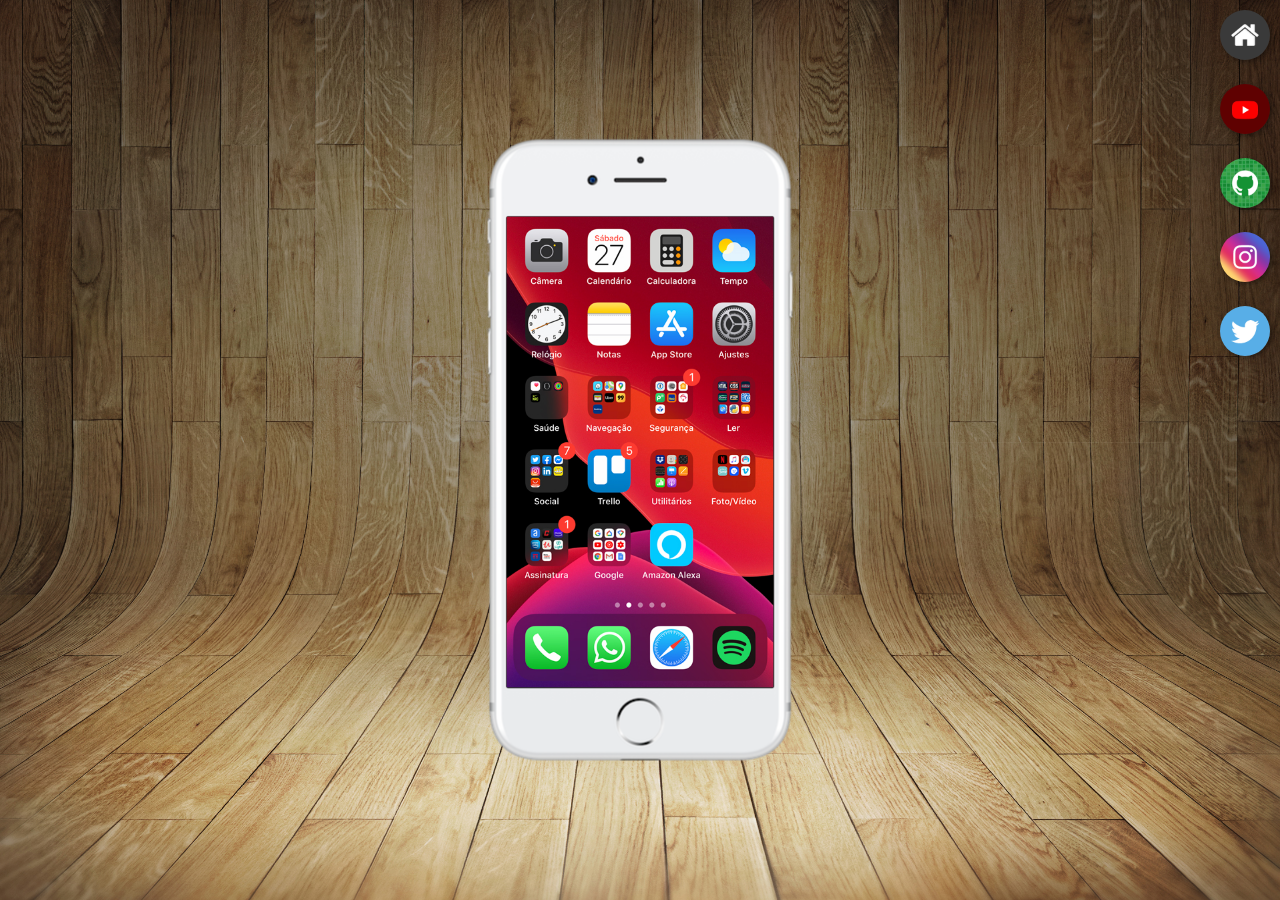
<file: index.html>
<!DOCTYPE html>
<html lang="pt-br">
<head>
    <meta charset="UTF-8">
    <meta name="viewport" content="width=device-width, initial-scale=1.0">
    <title>Projeto redes sociais</title>
    <link rel="stylesheet" href="estilos/style.css">
    <link rel="shortcut icon" href="cellicon.ico" type="image/x-icon">
</head>
<body>
    <main>
        <section id="telefone">
            <iframe src="home.html" name="tela" id="tela" frameborder="0">
                Seu Navegador não é compatível...
            </iframe>
        </section>
        <section id="redes-sociais">
            <a href="#" target="tela"><img src="imagens/logo-home.jpg" alt="home"></a><br>
            <a href="youtube.html" target="tela"><img src="imagens/logo-youtube.jpg" alt="Youtube"></a><br>
            <a href="github.html" target="tela"><img src="imagens/logo-github.jpg" alt="Github"></a><br>
            <a href="" target="tela"><img src="imagens/logo-instagram.jpg" alt="Instagram"></a><br>
            <a href="#" target="tela"><img src="imagens/logo-twitter.jpg" alt="Twitter"></a>
            <a href="imagens/logo-facebook.jpg" alt="Facebook"></a>
        </section>
    </main>
</body>
</html>
</file>
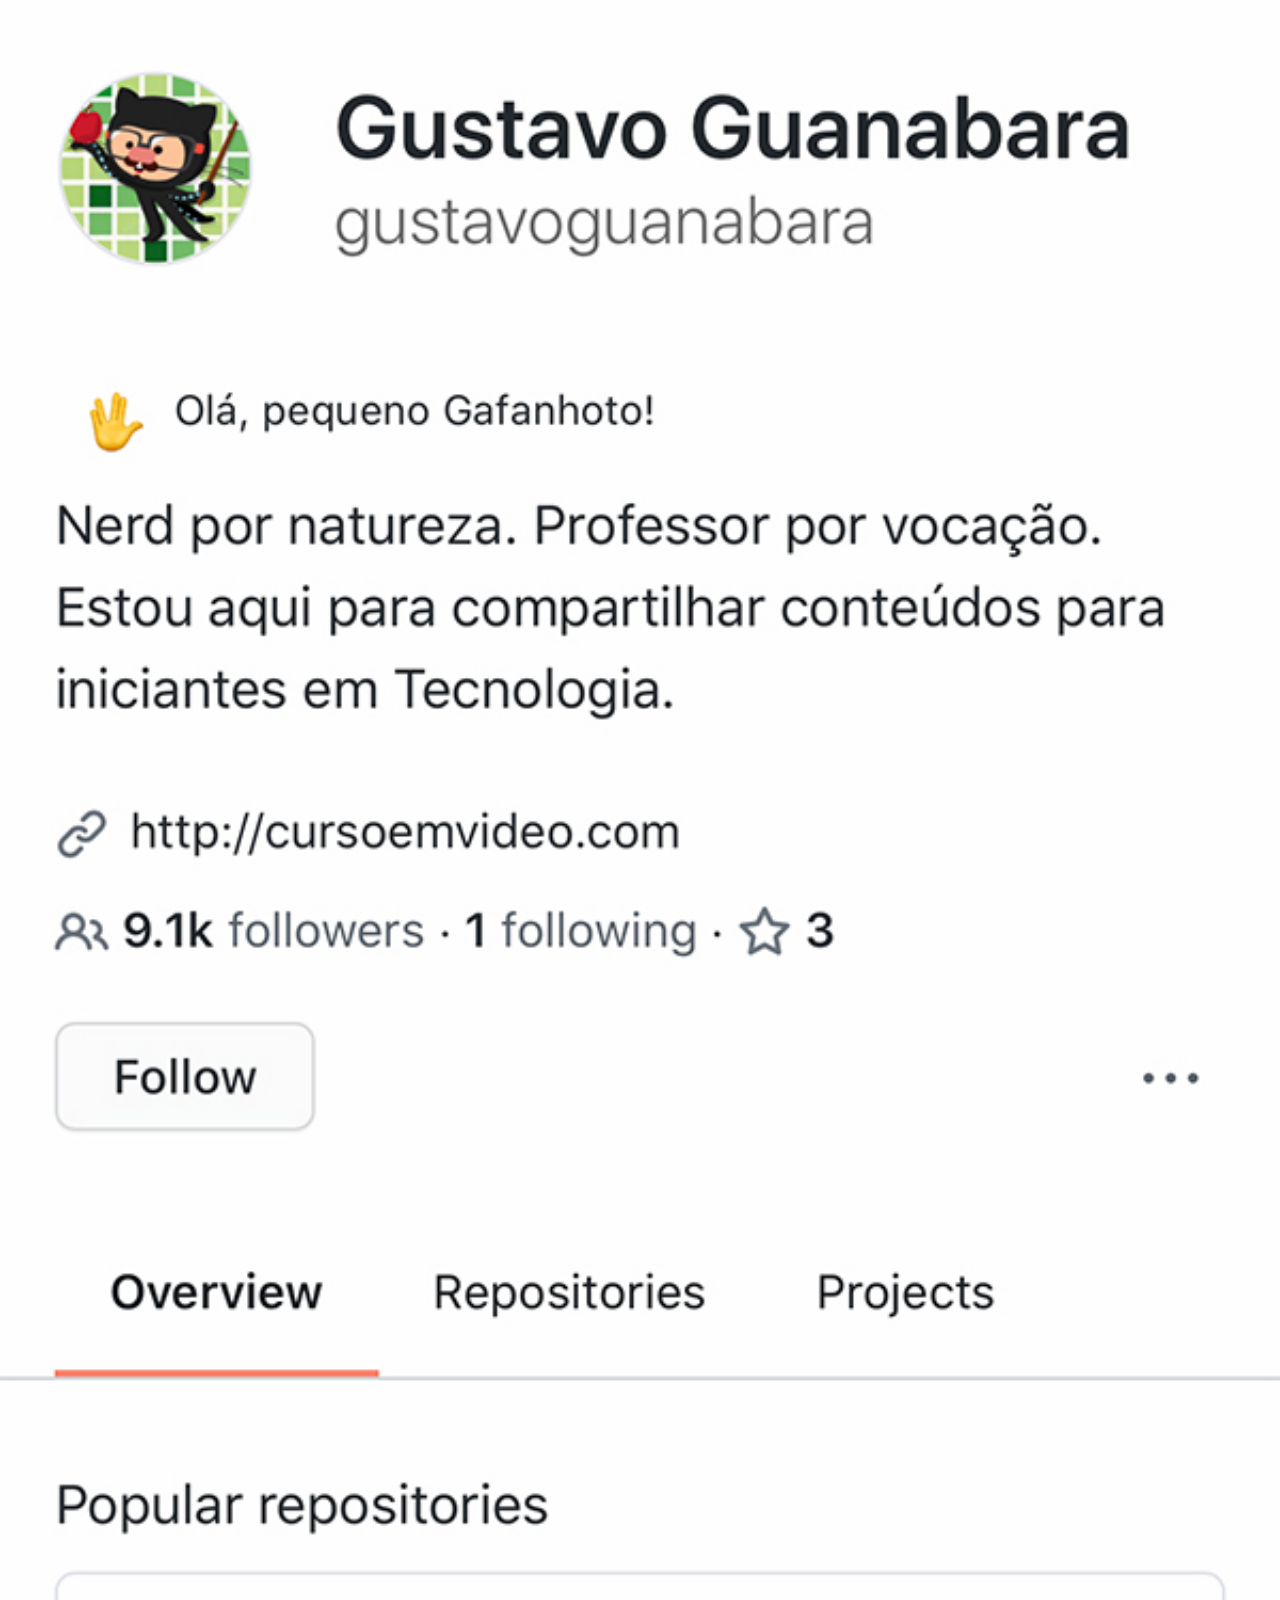
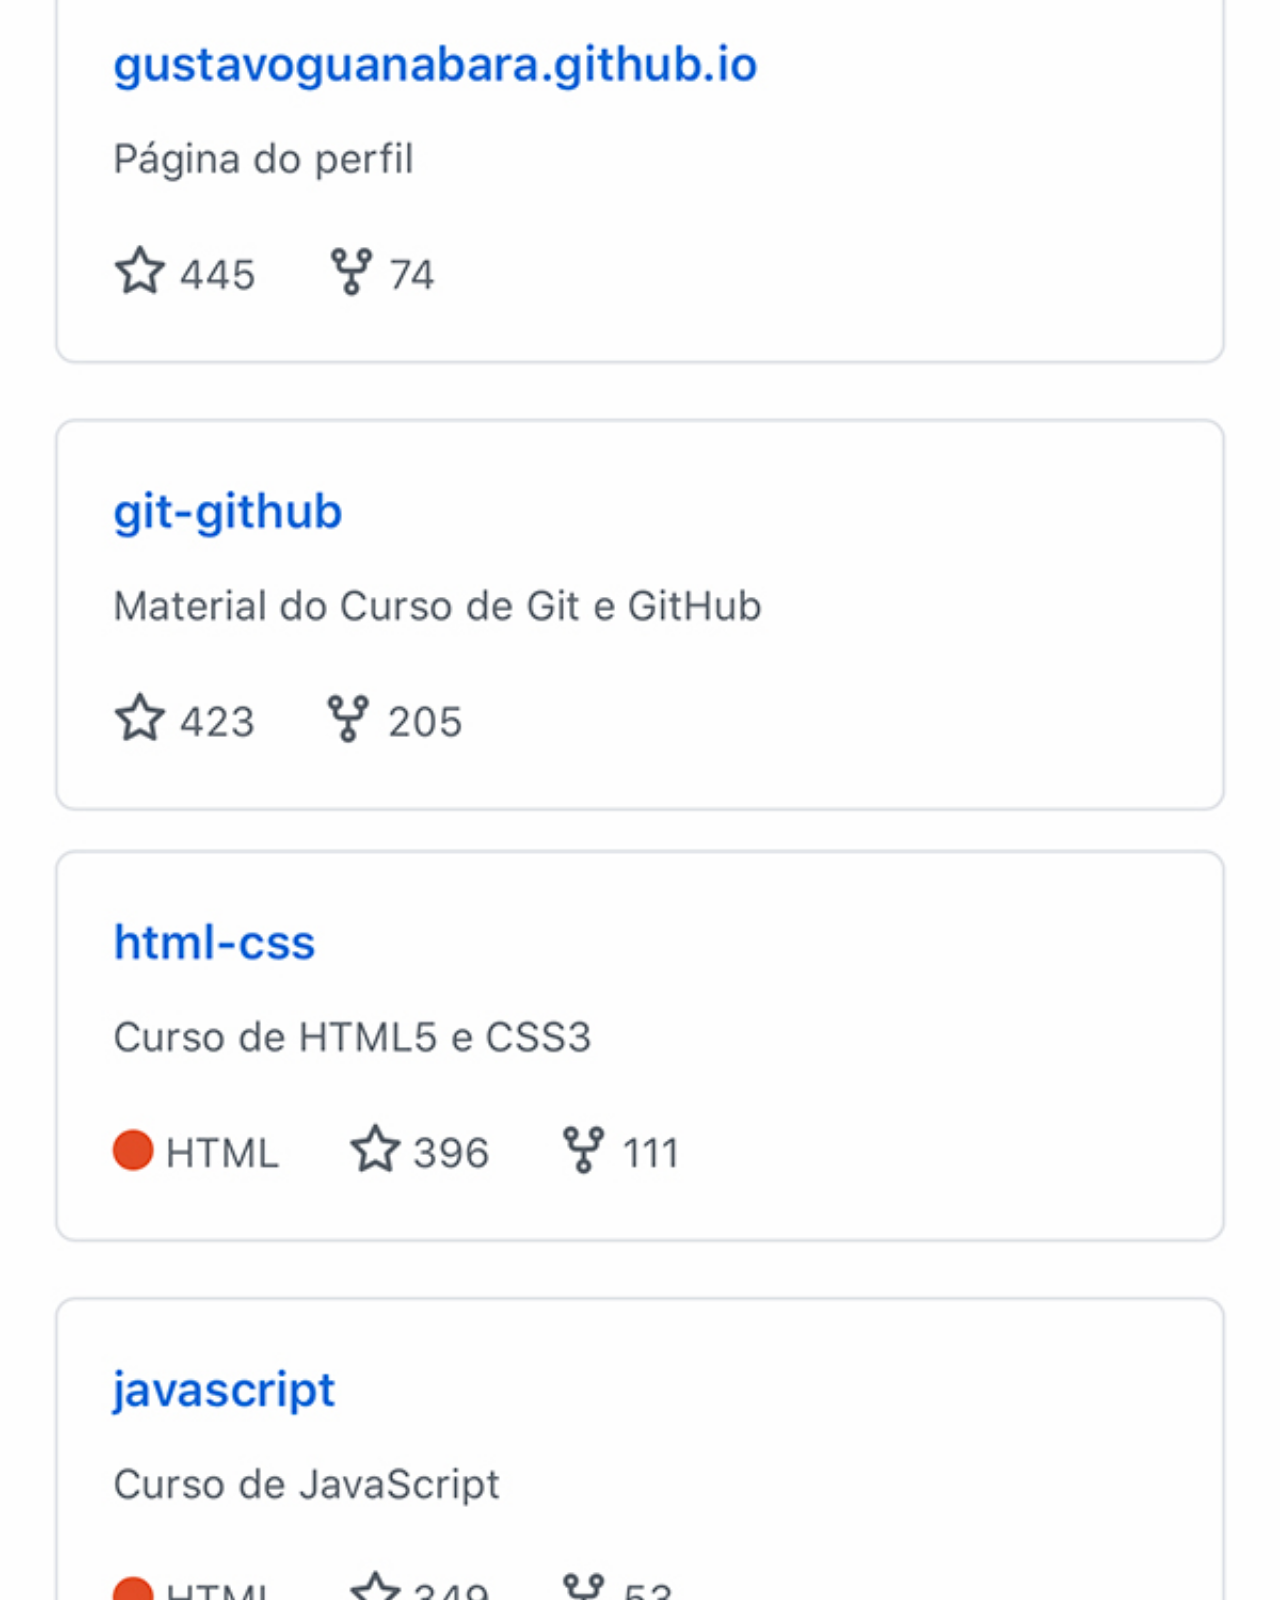
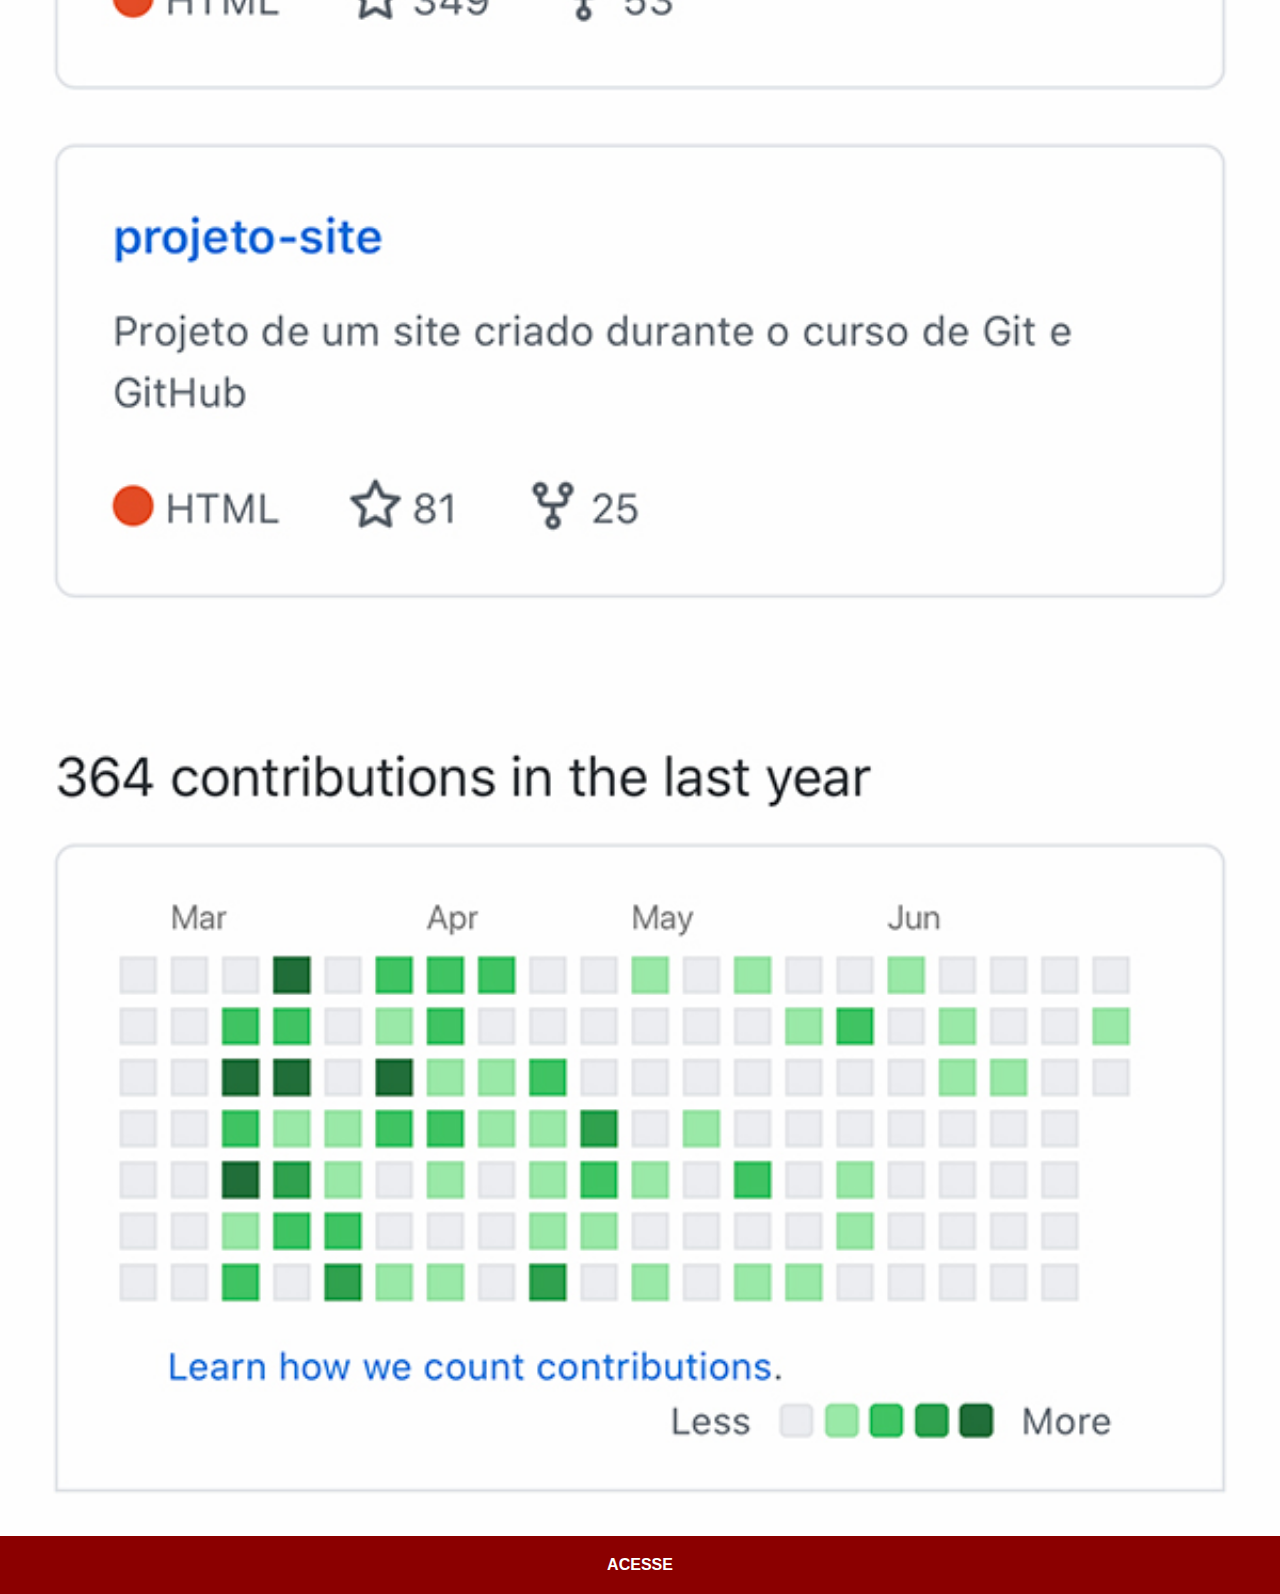
<file: github.html>
<!DOCTYPE html>
<html lang="pt-br">
<head>
    <meta charset="UTF-8">
    <meta name="viewport" content="width=device-width, initial-scale=1.0">
    <title>Github</title>
    <link rel="stylesheet" href="estilos/social.css">
</head>
<body>
    <img src="imagens/tela-github.jpg" alt="Github">
    <a href="https://github.com/gustavoguanabara">ACESSE</a>
</body>
</html>
</file>
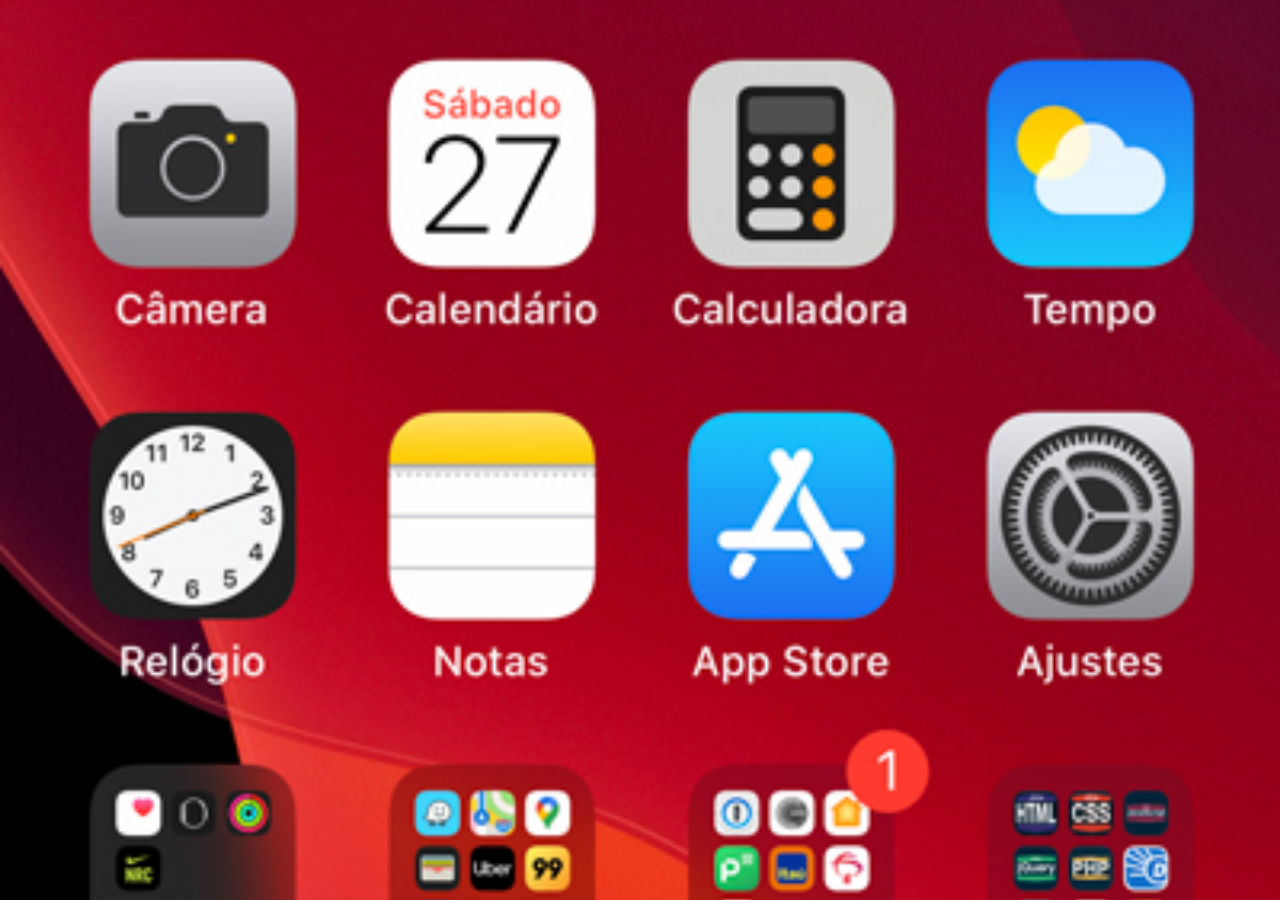
<file: home.html>
<!DOCTYPE html>
<html lang="pt-br">
<head>
    <meta charset="UTF-8">
    <meta name="viewport" content="width=device-width, initial-scale=1.0">
    <title>Home</title>
</head>
<style>
    *{
        margin: 0px;
        padding: 0px;
    }
    body{
        width: 100vw;
        height: 100vh;
        background: black url("imagens/tela-home.jpg") no-repeat top center;
        background-size: cover;
    }
</style>
<body>
    
</body>
</html>
</file>
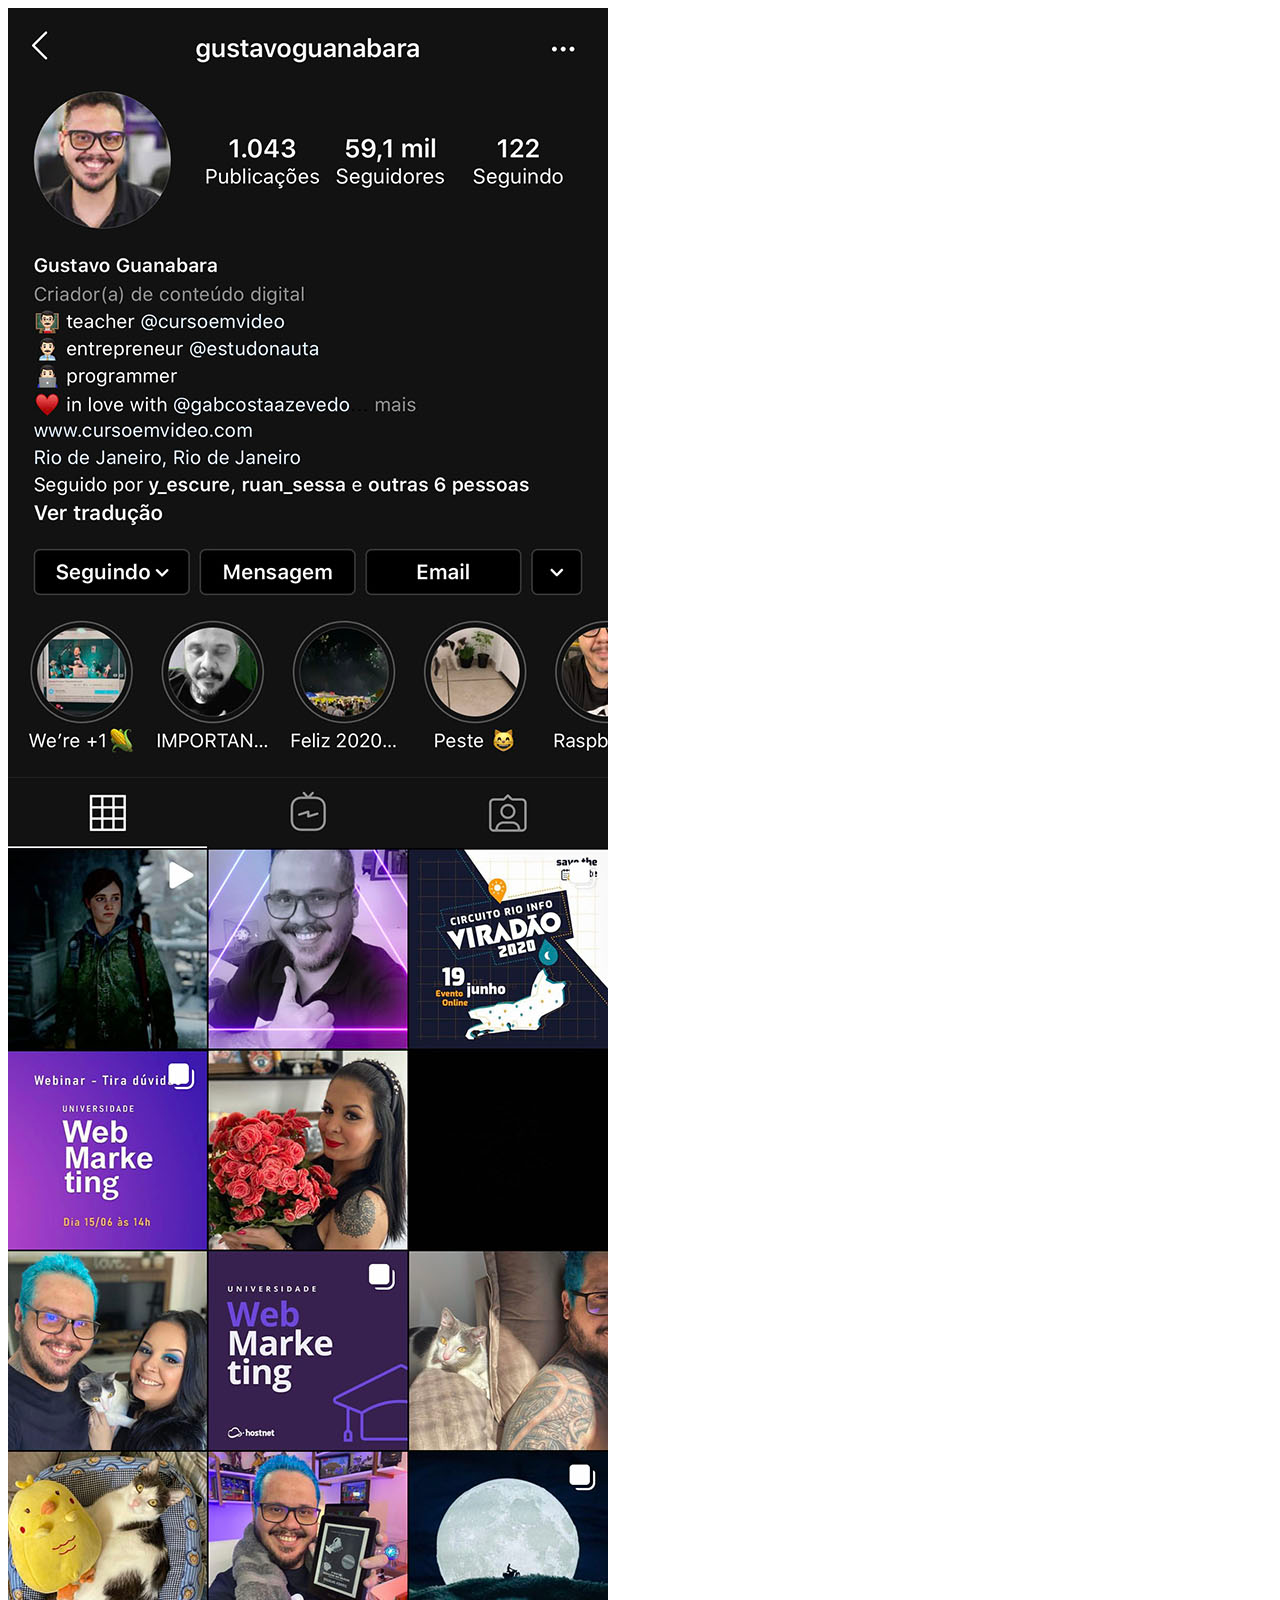
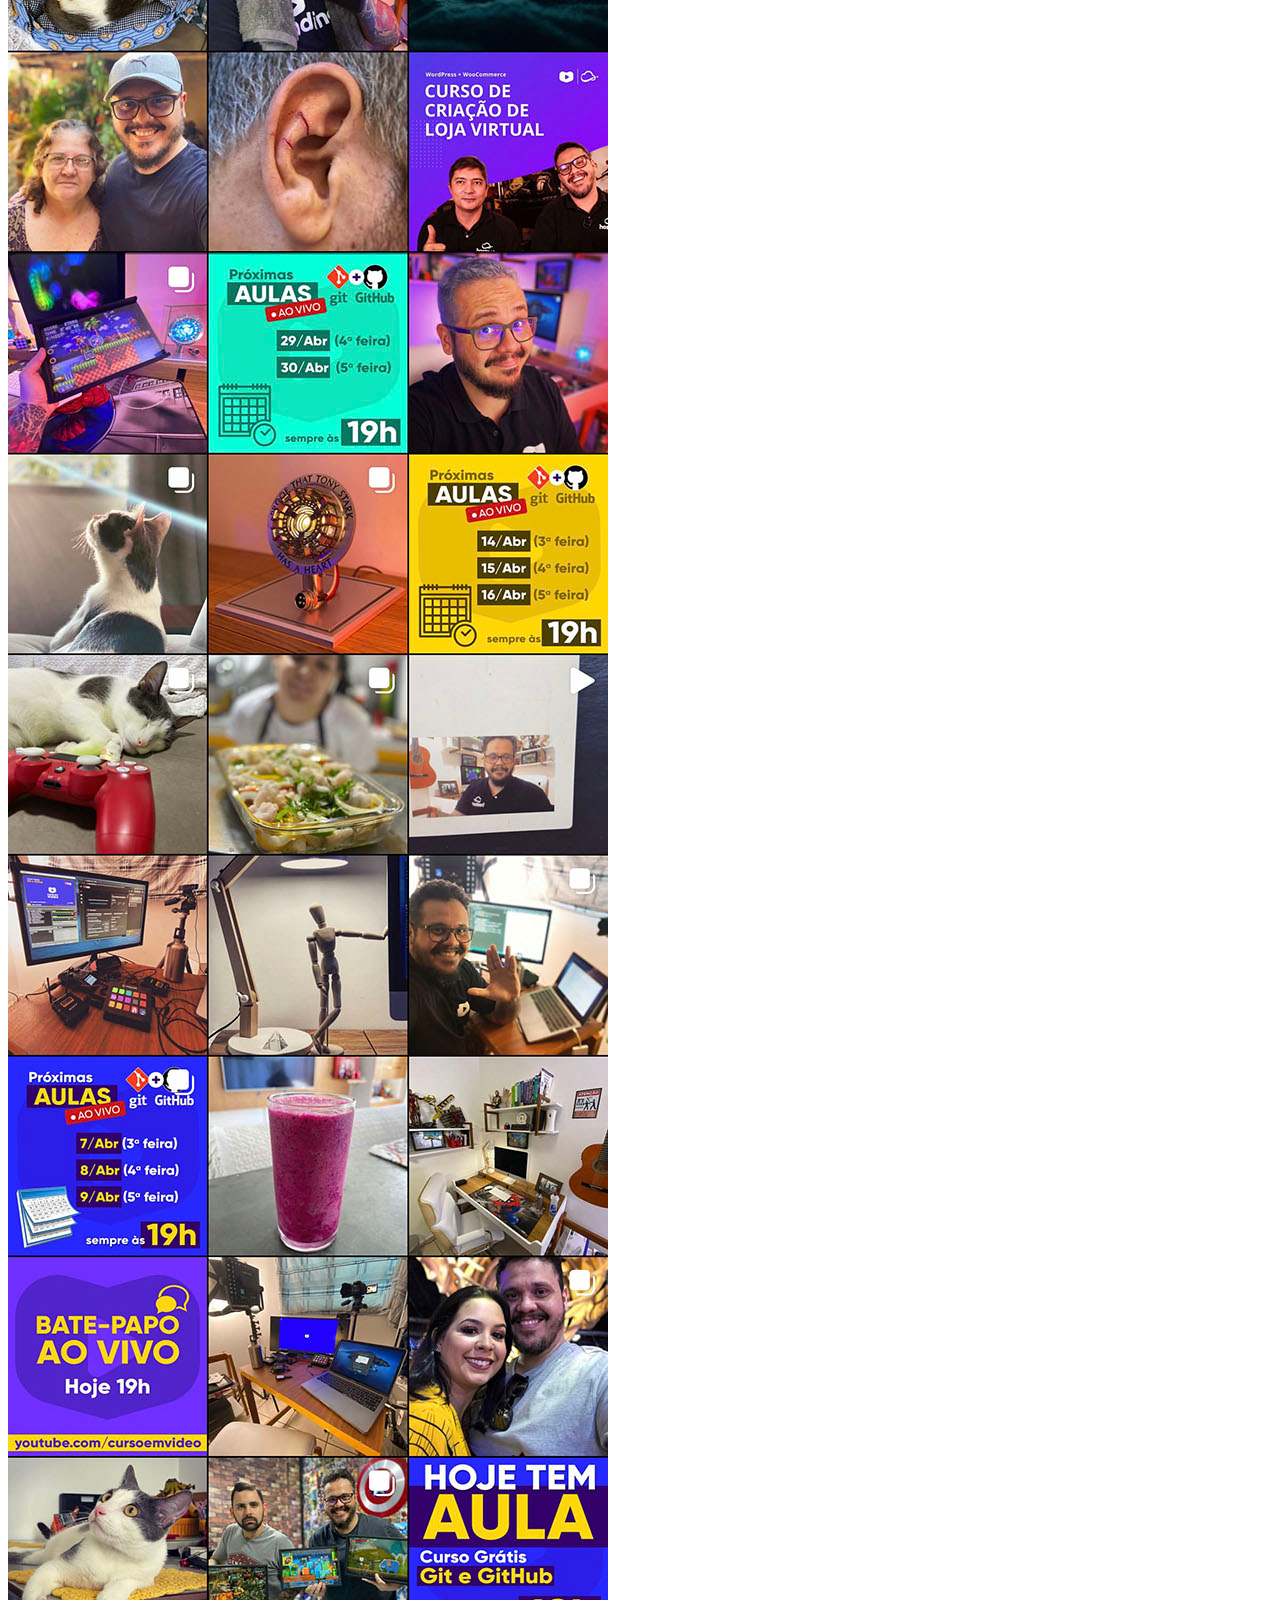
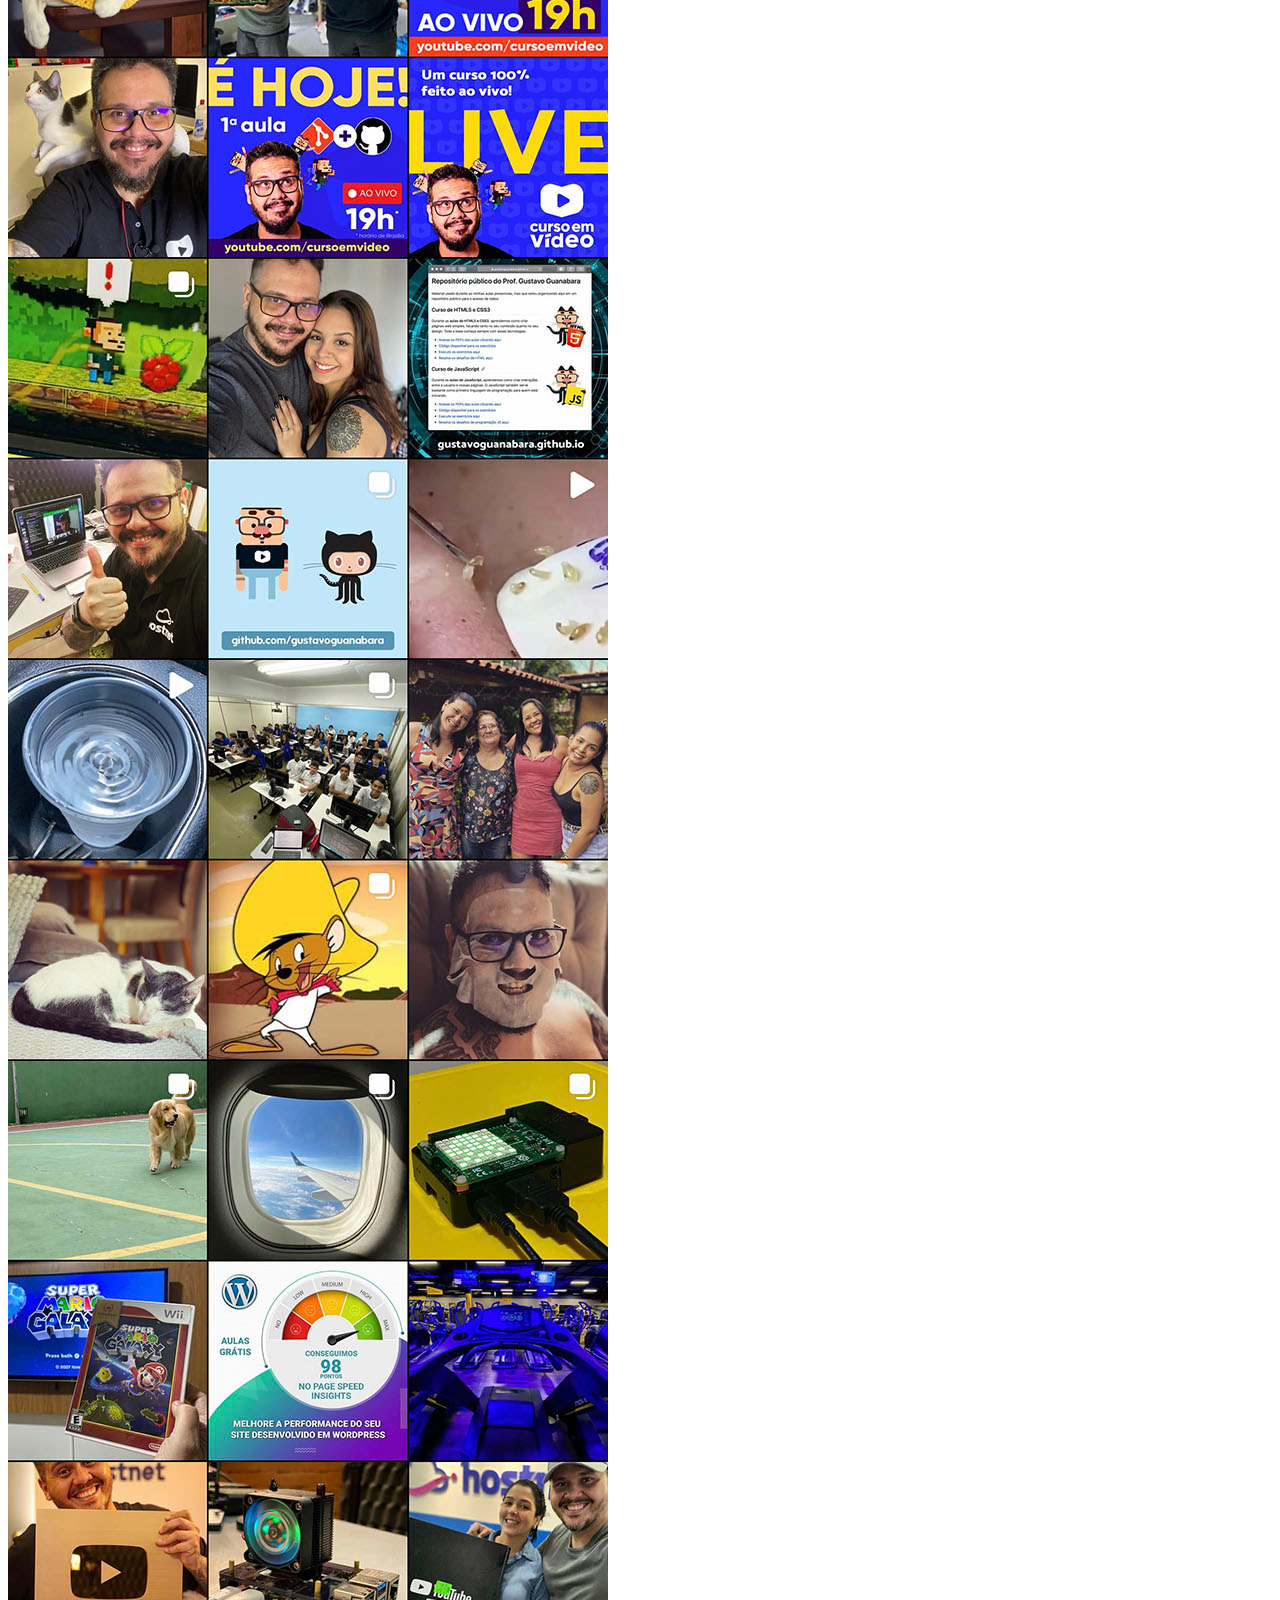
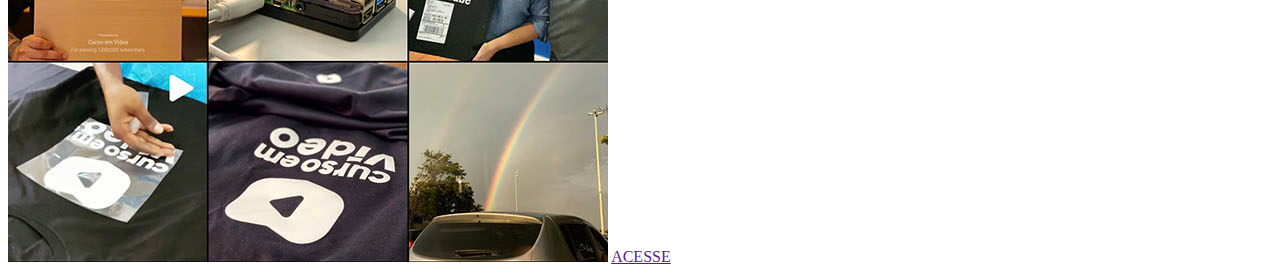
<file: instagram.html>
<!DOCTYPE html>
<html lang="pt-br">
<head>
    <meta charset="UTF-8">
    <meta name="viewport" content="width=device-width, initial-scale=1.0">
    <title>Instagram</title>
    <link rel="stylesheet" href="imagens/tela-instagram.jpg">
</head>
<body>
    <img src="imagens/tela-instagram.jpg" alt="Instagram">
    <a href="">ACESSE</a>
</body>
</html>
</file>
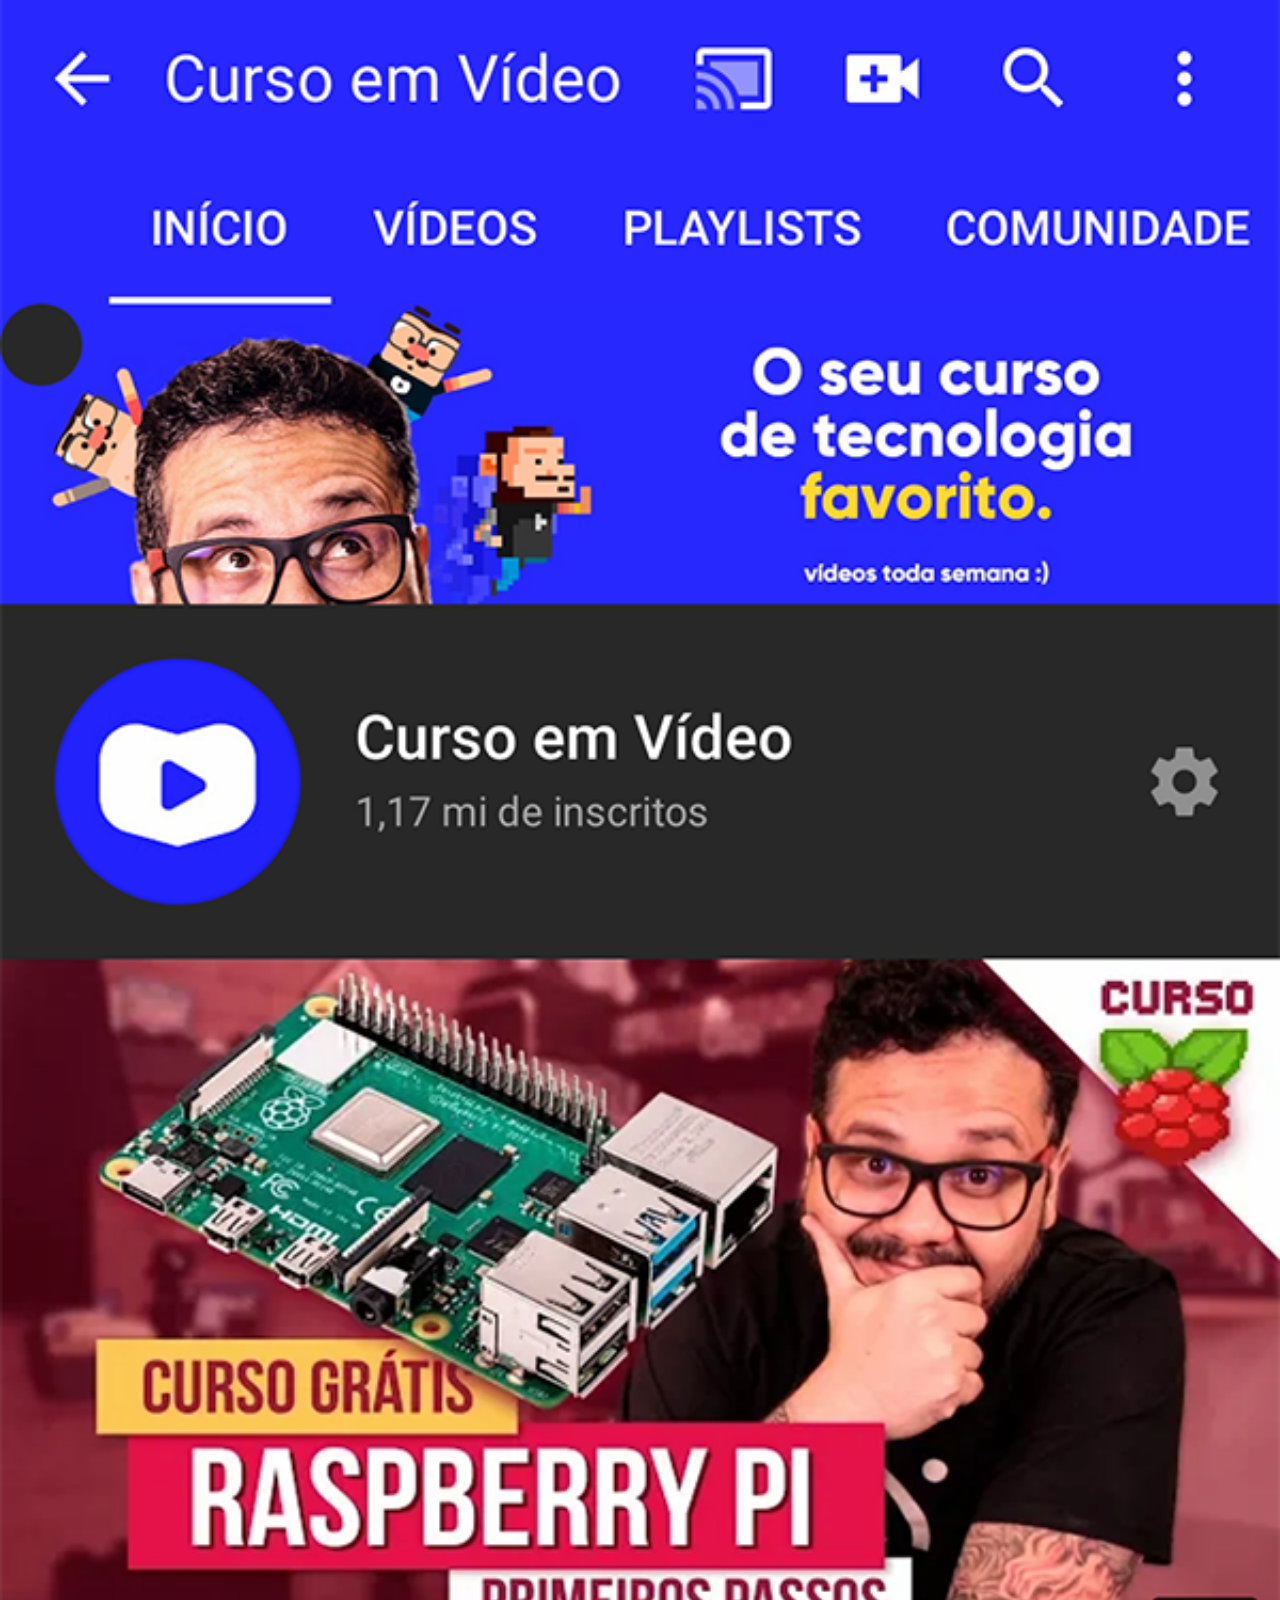
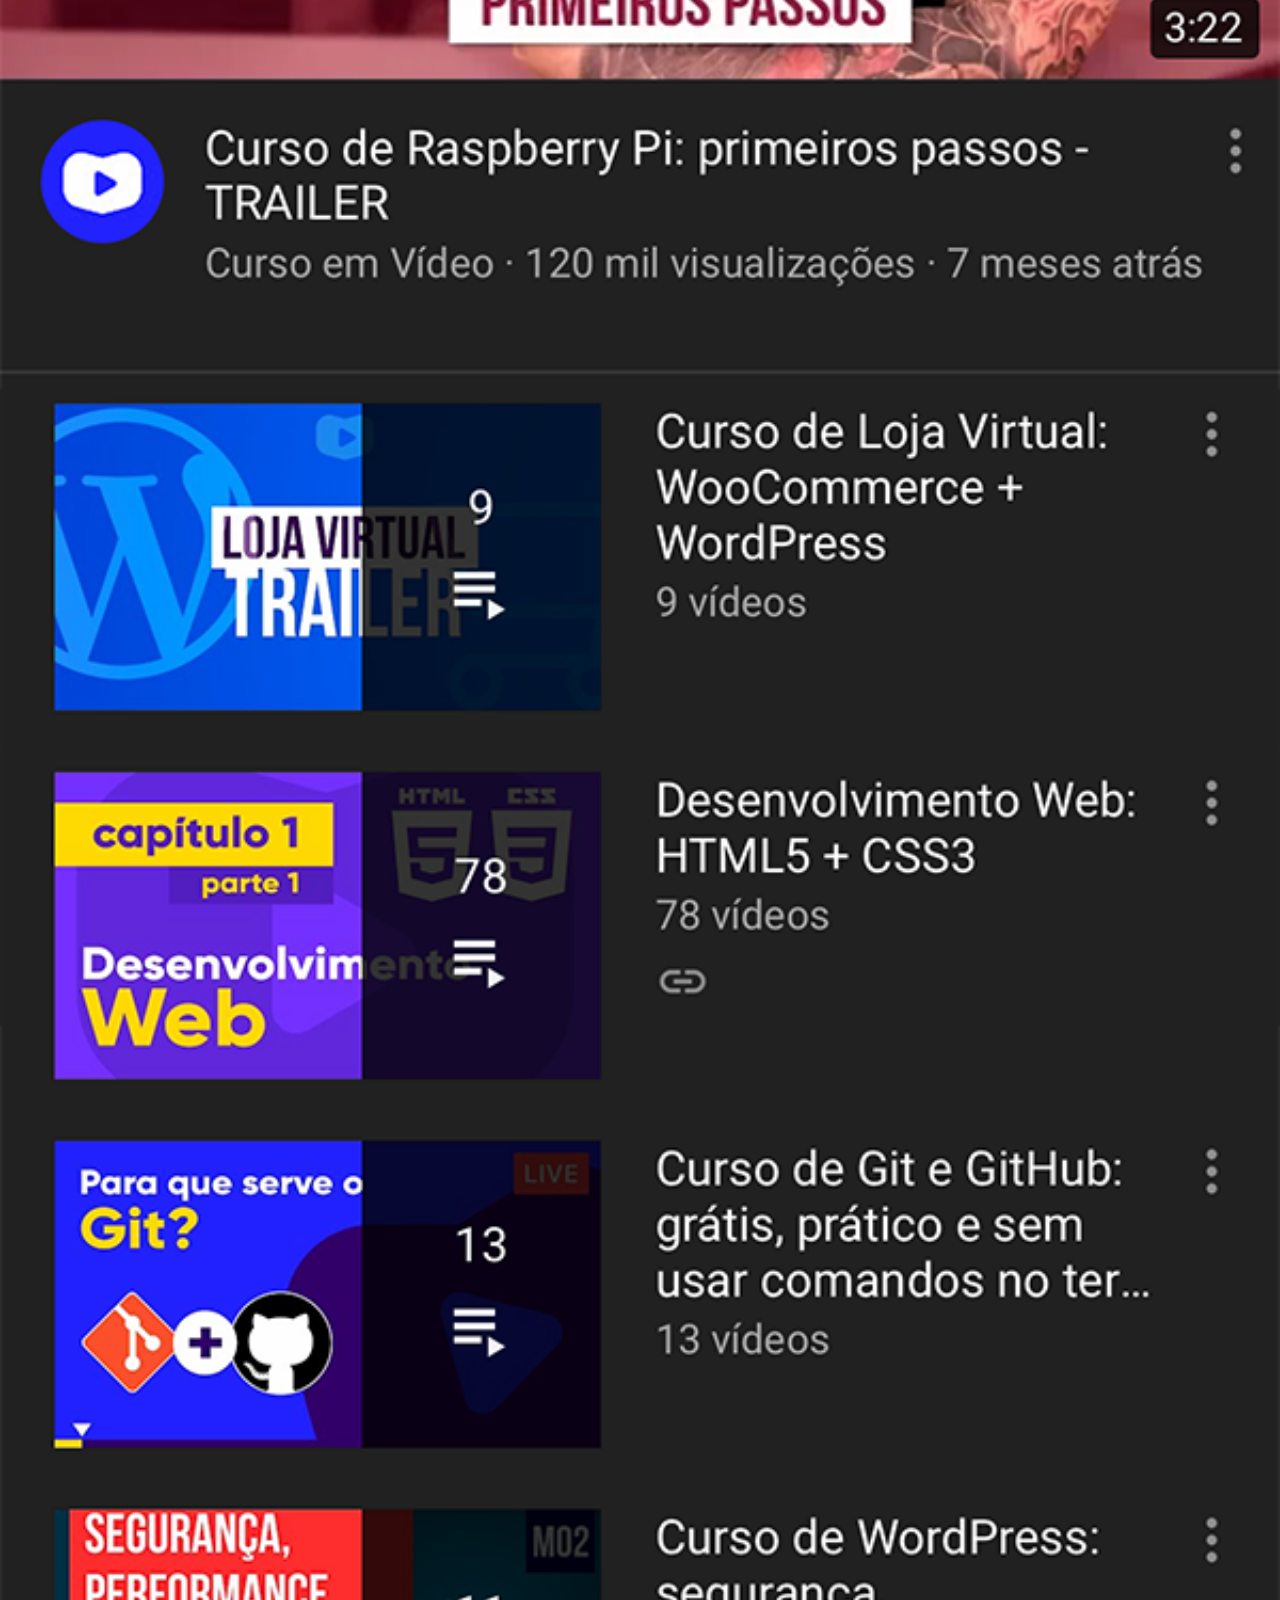
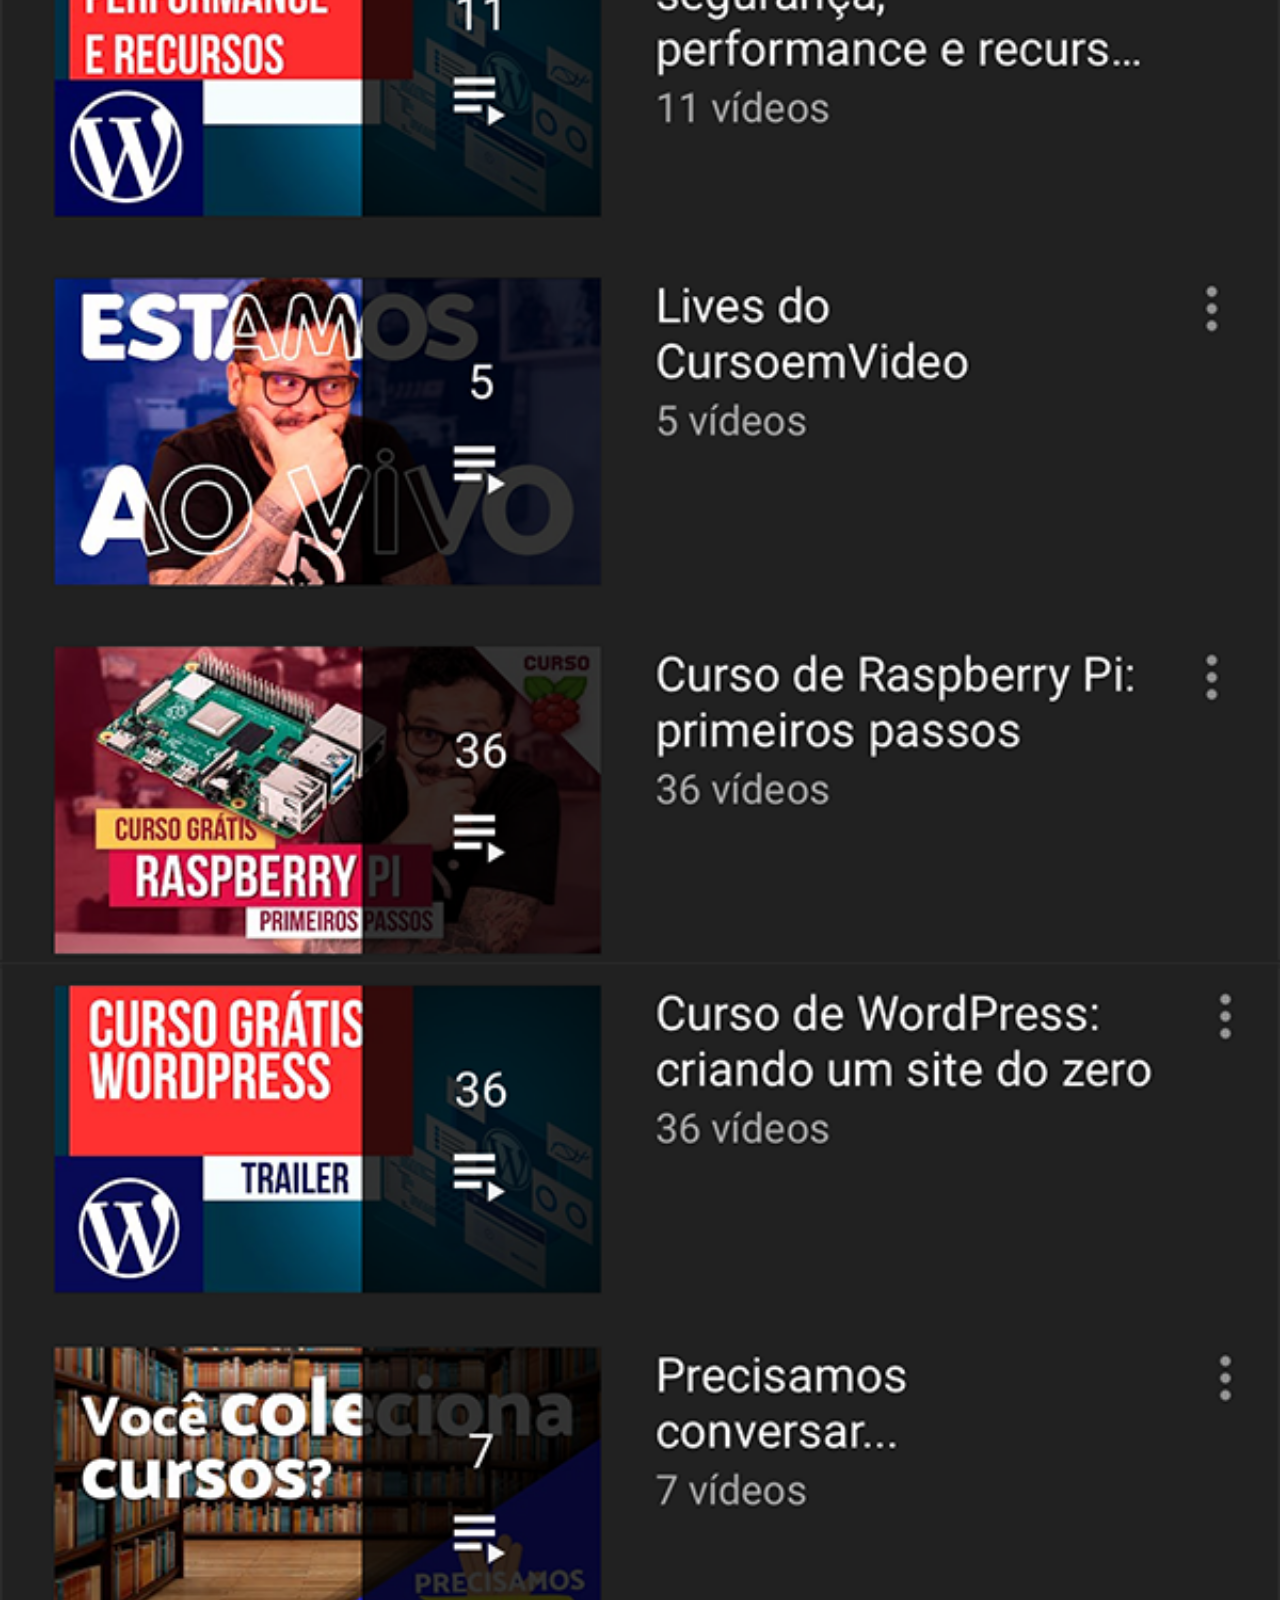
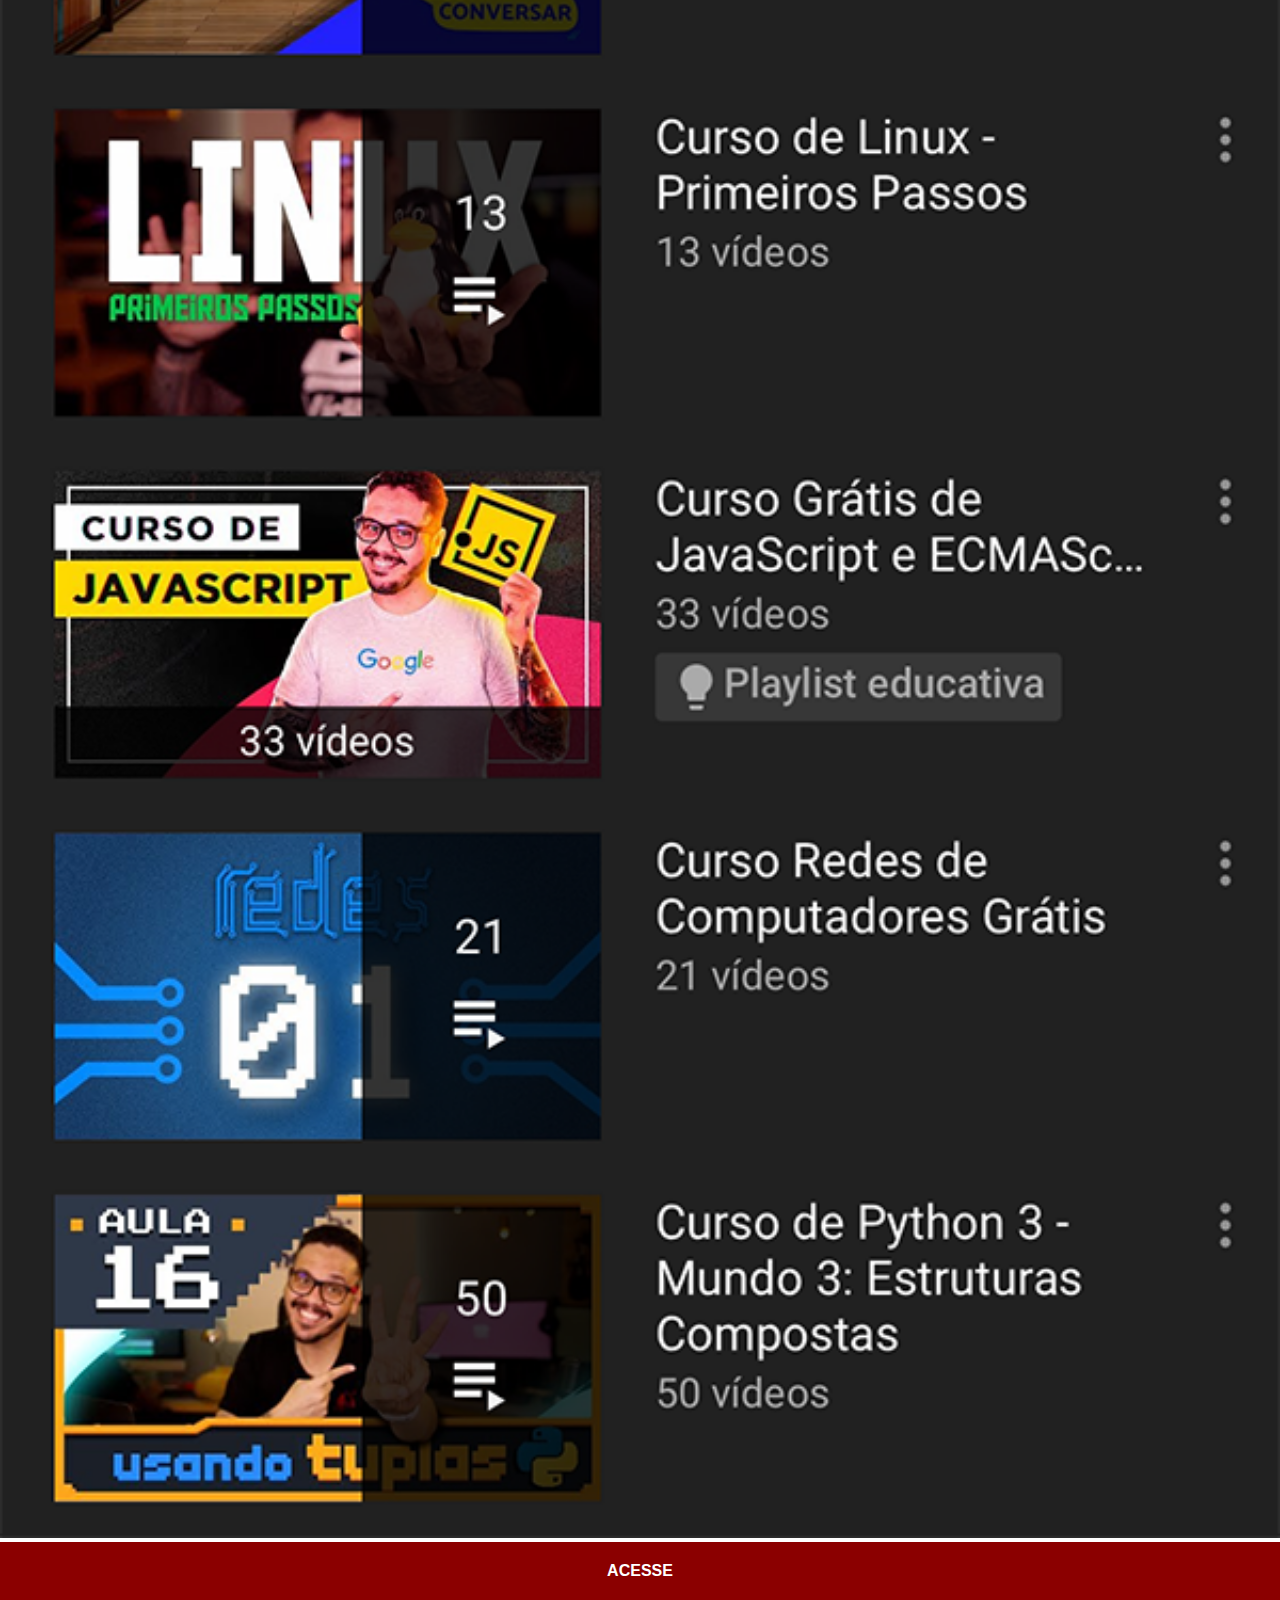
<file: youtube.html>
<!DOCTYPE html>
<html lang="pt-br">
<head>
    <meta charset="UTF-8">
    <meta name="viewport" content="width=device-width, initial-scale=1.0">
    <title>Youtube</title>
    <link rel="stylesheet" href="estilos/social.css">
    
</head>
<body>
    <img src="imagens/tela-youtube.png" alt="Youtube">
    <a href="">ACESSE</a>
</body>
</html>
</file>
<file: estilos/style.css>
@charset "UTF-8";

*{
    margin: 0px;
    padding: 0px;
    font-family: Arial, Helvetica, sans-serif;
}

html, body{
    height: 100vh;
    width: 100vw;
    background-color: black;
}
body{
    background: url("../imagens/fundo-madeira.jpg") no-repeat top center;
    background-size: cover;
    background-attachment: fixed;
    overflow: hidden;
}
main{
    position: relative;
    height: 100vh;
}

section#telefone{
    position: absolute;
    top: 50%;
    left: 50%;
    transform: translate(-50%,-50%);

    height: 627px;
    width: 311px;
    background:  url("../imagens/frame-iphone.png") no-repeat;
}

iframe#tela{
    position: relative;
    top: 80px;
    left: 22px;
    width: 267px;
    height: 471px;
}
section#redes-sociais{
    text-align: right;
}

section#redes-sociais img{
    width: 50px;
    margin: 10px;
    border-radius: 50%;
    box-shadow: 2px 2px 5px rgba(0, 0, 0, 0.400);
    box-sizing: border-box;
}

section#redes-sociais img:hover{
    border: 2px solid white;
    transform: translate(-3px,-3px);
    box-shadow: 5px 5px 10px black;
    transition: transform .3s;
}
</file>
<file: estilos/social.css>
@charset "UTF-8";

        *{
            margin: 0px;
            padding: 0px;
            font-family: Arial, Helvetica, sans-serif;
        }
        ::-webkit-scrollbar{
            width: 0px;
            height: 0px;
        }

        img{
            width: 100vw;
        }
        a{
            display: block;
            background-color: darkred;
            color: white;
            padding: 20px;
            text-align: center;
            font-weight: bolder;
            text-decoration: none;
        }
</file>
